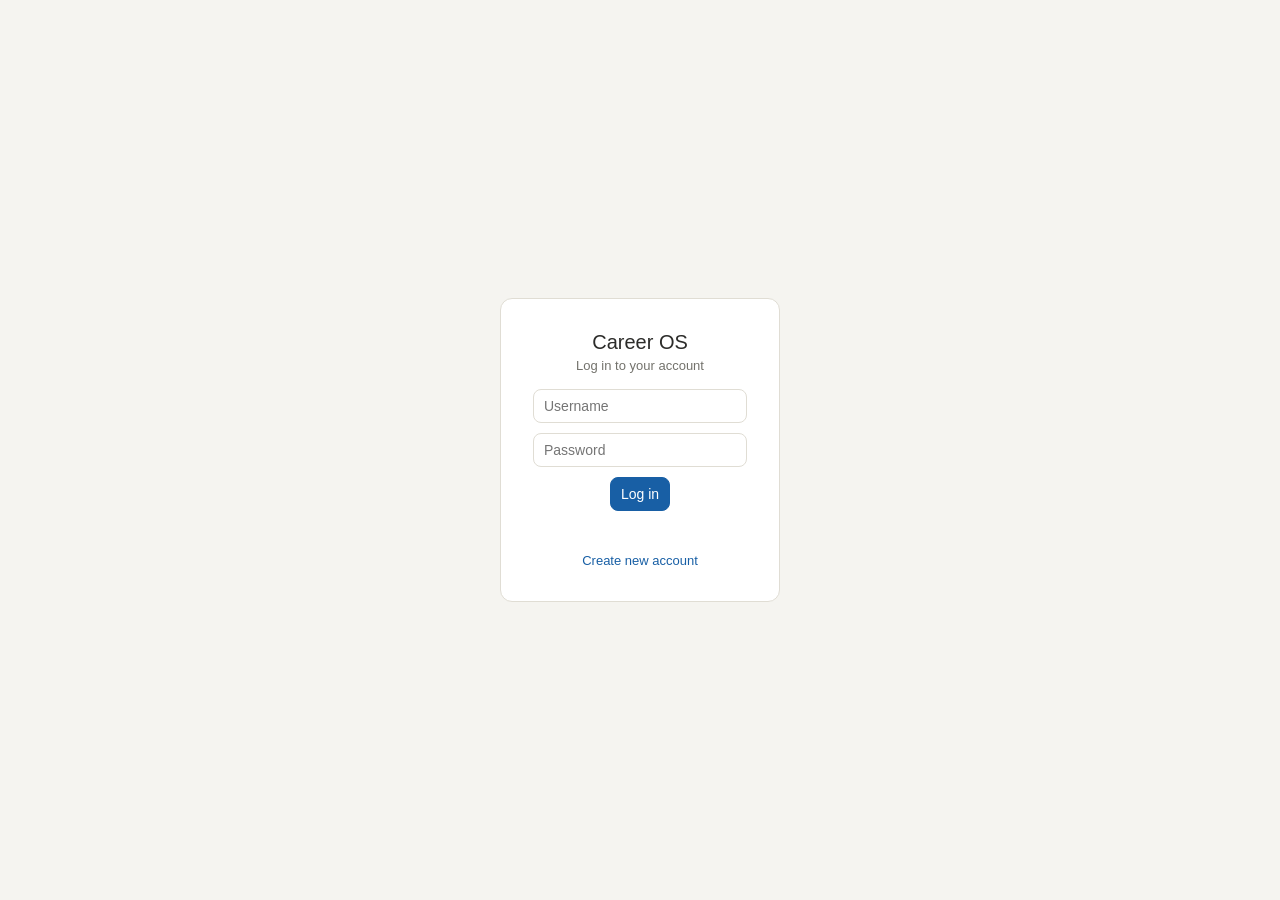
<file: career-os/static/index.html>
<!DOCTYPE html>
<html lang="en">
<head>
<meta charset="UTF-8" />
<meta name="viewport" content="width=device-width, initial-scale=1.0" />
<title>Career OS</title>
<link rel="stylesheet" href="style.css" />
</head>
<body>

<div id="app">

  <!-- Screen: Login -->
  <section id="screen-login" class="screen active">
    <div class="auth-card">
      <h1>Career OS</h1>
      <p class="muted">Log in to your account</p>
      <input id="login-username" type="text" placeholder="Username" />
      <input id="login-password" type="password" placeholder="Password" />
      <button id="login-btn" class="primary">Log in</button>
      <p id="login-error" class="error"></p>
      <a href="#" id="show-create">Create new account</a>
    </div>

    <div class="auth-card hidden" id="create-card">
      <h2>Create account</h2>
      <input id="create-username" type="text" placeholder="Username" />
      <input id="create-password" type="password" placeholder="Password" />
      <button id="create-btn" class="primary">Create account</button>
      <p id="create-error" class="error"></p>
      <a href="#" id="show-login">Back to log in</a>
    </div>
  </section>

  <!-- Main shell (shown after login) -->
  <section id="screen-main" class="screen">
    <nav class="sidebar">
      <p class="brand">Career OS</p>
      <p class="user-label" id="user-label"></p>
      <a href="#" data-view="profile" class="nav-item active">Profile</a>
      <a href="#" data-view="jobfeed" class="nav-item">Job feed</a>
      <a href="#" data-view="board" class="nav-item">Ranked board</a>
      <a href="#" data-view="cv" class="nav-item">CV workspace</a>
      <a href="#" data-view="apply" class="nav-item">Application queue</a>
      <a href="#" data-view="inbox" class="nav-item">Inbox &amp; folders</a>
      <a href="#" id="logout-btn" class="nav-item logout">Log out</a>
    </nav>

    <main class="content">

      <!-- View: Profile -->
      <div id="view-profile" class="view active">
        <h2>Set up profile</h2>
        <p class="muted">One-time onboarding, editable any time.</p>

        <div class="field-group">
          <label>CV versions</label>
          <input type="file" id="cv-files" multiple />
          <button id="cv-upload-btn">Upload files</button>
          <p class="hint">Select multiple files at once.</p>
          <ul id="cv-list" class="file-list"></ul>
        </div>

        <div class="field-group">
          <label>LinkedIn profile</label>
          <input type="file" id="linkedin-file" accept=".zip" />
          <button id="linkedin-upload-btn">Upload export</button>
          <p class="hint">Data export .zip, or paste your public profile URL below.</p>
          <input type="text" id="linkedin-url" placeholder="linkedin.com/in/yourname" />
          <p id="linkedin-status" class="hint"></p>
        </div>

        <div class="row-field">
          <label>Portfolio / GitHub link</label>
          <input type="text" id="portfolio" placeholder="github.com/yourname" />
        </div>
        <div class="row-field">
          <label>Work authorization</label>
          <select id="work-auth">
            <option value="citizen">Citizen</option>
            <option value="visa">Visa required</option>
            <option value="pr">PR / green card</option>
          </select>
        </div>

        <h3>Preferences</h3>
        <div class="row-field">
          <label>Current salary</label>
          <input type="text" id="salary-current" placeholder="e.g. 28 LPA" />
        </div>
        <div class="row-field">
          <label>Expected salary</label>
          <input type="text" id="salary-expected" placeholder="e.g. 40 LPA" />
        </div>
        <div class="row-field">
          <label>Willing to relocate</label>
          <select id="relocate">
            <option value="yes">Yes</option>
            <option value="no">No</option>
            <option value="some">Select cities</option>
          </select>
        </div>
        <div class="row-field">
          <label>Notice period</label>
          <input type="text" id="notice-period" placeholder="e.g. 60 days" />
        </div>

        <h3>Guardrails</h3>
        <p class="hint">Instructions the CV tailor agent must always follow. Shown at the top of the CV workspace.</p>
        <textarea id="guardrails" rows="3" placeholder="e.g. never remove certifications, keep summary under 3 lines"></textarea>

        <div class="actions">
          <button id="save-profile-btn" class="primary">Save profile</button>
          <span id="save-status" class="hint"></span>
        </div>

        <h3>Guidance <span class="hint">from Agent 1</span></h3>
        <div id="guidance-panel" class="field-group">
          <p class="hint">No guidance yet. Run the agent1-profile-guidance skill in Claude Code after uploading your CVs.</p>
        </div>
      </div>

      <!-- Placeholder views for later phases -->
      <div id="view-jobfeed" class="view">
        <h2>Job feed</h2>
        <p class="muted">Raw, unranked candidates from search agents.</p>
        <ul id="job-list" class="file-list"></ul>
      </div>
      <div id="view-board" class="view">
        <div style="display:flex;justify-content:space-between;align-items:center">
          <h2>Ranked board</h2>
          <button id="open-add-job">Add job</button>
        </div>
        <p class="muted">Scored and deduped by Agent 6.</p>
        <div id="board-columns" class="board-grid"></div>
      </div>
      <div id="view-cv" class="view">
        <h2>CV workspace</h2>
        <label class="hint">Job</label>
        <select id="cv-job-select" style="width:100%;margin-bottom:12px"></select>
        <div id="cv-workspace-body"></div>
      </div>
      <div id="view-apply" class="view">
        <h2>Application queue</h2>
        <p class="muted">Prepared by Agent 8. Submit is always on you.</p>
        <div id="apply-list"></div>
      </div>
      <div id="view-inbox" class="view">
        <h2>Inbox &amp; folders</h2>
        <p class="muted">Drop platform exports here for Agents 2-4 to parse.</p>
        <div id="inbox-status"></div>
      </div>

    </main>
  </section>

  <div id="add-job-modal" class="modal-backdrop hidden">
    <div class="modal-card">
      <p style="font-weight:500;font-size:15px;margin:0 0 12px">Add job manually</p>
      <div id="add-job-url-step">
        <label class="hint">Job posting link</label>
        <input type="text" id="manual-url" placeholder="https://company.com/careers/123" />
        <div class="actions">
          <button id="cancel-add-job">Cancel</button>
          <button id="fetch-job-btn" class="primary">Fetch job</button>
        </div>
      </div>
      <div id="add-job-jd-step" class="hidden">
        <p id="fetch-error" class="error"></p>
        <label class="hint">Job description</label>
        <textarea id="manual-jd" rows="5" placeholder="Paste the full job description here"></textarea>
        <div class="actions">
          <button id="cancel-add-job-2">Cancel</button>
          <button id="submit-jd-btn" class="primary">Add to board</button>
        </div>
      </div>
      <p id="add-job-status" class="hint"></p>
    </div>
  </div>

</div>

<script src="app.js"></script>
</body>
</html>
</file>
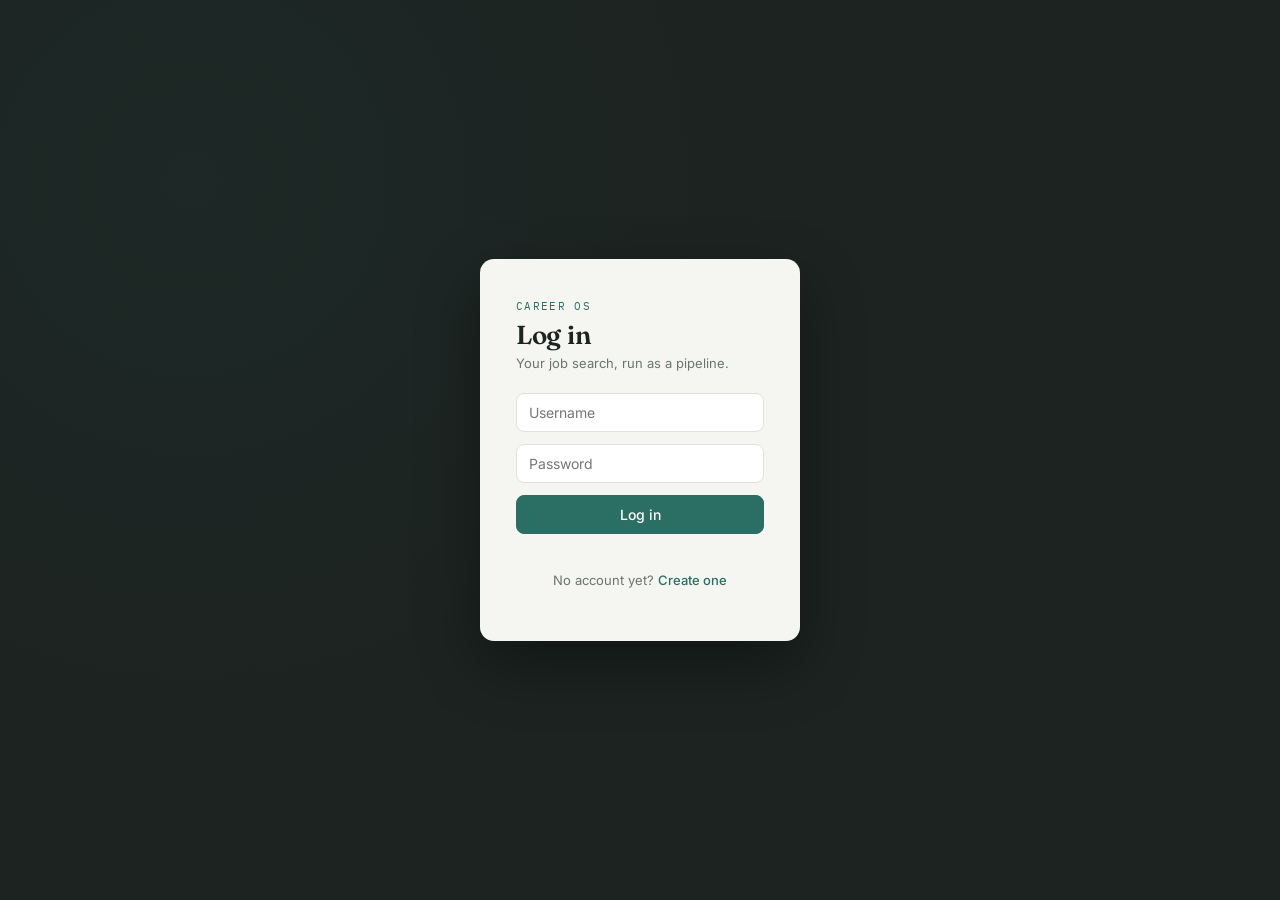
<file: career-os-redesigned/career-os/static/index.html>
<!DOCTYPE html>
<html lang="en">
<head>
<meta charset="UTF-8" />
<meta name="viewport" content="width=device-width, initial-scale=1.0" />
<title>Career OS</title>
<link rel="preconnect" href="https://fonts.googleapis.com">
<link href="https://fonts.googleapis.com/css2?family=Fraunces:wght@500;600&family=Inter:wght@400;500;600&family=IBM+Plex+Mono:wght@400;500&display=swap" rel="stylesheet">
<link rel="stylesheet" href="style.css" />
</head>
<body>

<div id="app">

  <!-- Screen: Login (separate page) -->
  <section id="screen-login" class="screen active auth-screen">
    <div class="auth-card">
      <p class="auth-eyebrow">Career OS</p>
      <h1>Log in</h1>
      <p class="muted">Your job search, run as a pipeline.</p>
      <input id="login-username" type="text" placeholder="Username" />
      <input id="login-password" type="password" placeholder="Password" />
      <button id="login-btn" class="primary" style="width:100%">Log in</button>
      <p id="login-error" class="error"></p>
      <p class="auth-footer">No account yet? <a href="#" id="go-to-register">Create one</a></p>
    </div>
  </section>

  <!-- Screen: Register (separate page) -->
  <section id="screen-register" class="screen auth-screen">
    <div class="auth-card">
      <p class="auth-eyebrow">Career OS</p>
      <h1>Create account</h1>
      <p class="muted">Local only &mdash; supports 2 or more accounts.</p>
      <input id="create-username" type="text" placeholder="Username" />
      <input id="create-password" type="password" placeholder="Password" />
      <button id="create-btn" class="primary" style="width:100%">Create account</button>
      <p id="create-error" class="error"></p>
      <p class="auth-footer">Already have one? <a href="#" id="go-to-login">Log in</a></p>
    </div>
  </section>

  <!-- Main shell (shown after login) -->
  <section id="screen-main" class="screen">
    <nav class="sidebar">
      <p class="brand">Career OS</p>
      <p class="user-label mono" id="user-label"></p>
      <a href="#" data-view="dashboard" class="nav-item active">Dashboard</a>
      <a href="#" data-view="profile" class="nav-item">Profile</a>
      <a href="#" data-view="jobfeed" class="nav-item">Job feed</a>
      <a href="#" data-view="board" class="nav-item">Ranked board</a>
      <a href="#" data-view="cv" class="nav-item">CV workspace</a>
      <a href="#" data-view="apply" class="nav-item">Application queue</a>
      <a href="#" data-view="inbox" class="nav-item">Inbox &amp; folders</a>
      <a href="#" id="logout-btn" class="nav-item logout">Log out</a>
    </nav>

    <main class="content">

      <!-- View: Dashboard (landing page after login) -->
      <div id="view-dashboard" class="view active">
        <h2>Dashboard</h2>
        <p class="muted">Where things stand right now.</p>
        <div class="stat-grid" id="dashboard-stats"></div>
        <h3>Jump to</h3>
        <div class="tile-grid">
          <a href="#" class="shortcut-tile" data-view="profile">Profile<p class="hint">CVs, preferences, guardrails</p></a>
          <a href="#" class="shortcut-tile" data-view="jobfeed">Job feed<p class="hint">Raw search results</p></a>
          <a href="#" class="shortcut-tile" data-view="board">Ranked board<p class="hint">Scored and tracked</p></a>
          <a href="#" class="shortcut-tile" data-view="cv">CV workspace<p class="hint">Tailor and approve</p></a>
          <a href="#" class="shortcut-tile" data-view="apply">Application queue<p class="hint">Review before you submit</p></a>
          <a href="#" class="shortcut-tile" data-view="inbox">Inbox &amp; folders<p class="hint">Drop exports here</p></a>
        </div>
      </div>

      <!-- View: Profile -->
      <div id="view-profile" class="view">
        <h2>Set up profile</h2>
        <p class="muted">One-time onboarding, editable any time.</p>

        <div class="field-group">
          <label>CV versions</label>
          <input type="file" id="cv-files" multiple />
          <button id="cv-upload-btn">Upload files</button>
          <p class="hint">Select multiple files at once.</p>
          <ul id="cv-list" class="file-list"></ul>
        </div>

        <div class="field-group">
          <label>LinkedIn profile</label>
          <input type="file" id="linkedin-file" accept=".zip" />
          <button id="linkedin-upload-btn">Upload export</button>
          <p class="hint">Data export .zip, or paste your public profile URL below.</p>
          <input type="text" id="linkedin-url" placeholder="linkedin.com/in/yourname" />
          <p id="linkedin-status" class="hint"></p>
        </div>

        <div class="row-field">
          <label>Portfolio / GitHub link</label>
          <input type="text" id="portfolio" placeholder="github.com/yourname" />
        </div>
        <div class="row-field">
          <label>Work authorization</label>
          <select id="work-auth">
            <option value="citizen">Citizen</option>
            <option value="visa">Visa required</option>
            <option value="pr">PR / green card</option>
          </select>
        </div>

        <h3>Preferences</h3>
        <div class="row-field">
          <label>Current salary</label>
          <input type="text" id="salary-current" placeholder="e.g. 28 LPA" />
        </div>
        <div class="row-field">
          <label>Expected salary</label>
          <input type="text" id="salary-expected" placeholder="e.g. 40 LPA" />
        </div>
        <div class="row-field">
          <label>Willing to relocate</label>
          <select id="relocate">
            <option value="yes">Yes</option>
            <option value="no">No</option>
            <option value="some">Select cities</option>
          </select>
        </div>
        <div class="row-field">
          <label>Notice period</label>
          <input type="text" id="notice-period" placeholder="e.g. 60 days" />
        </div>

        <h3>Guardrails</h3>
        <p class="hint">Instructions the CV tailor agent must always follow. Shown at the top of the CV workspace.</p>
        <textarea id="guardrails" rows="3" placeholder="e.g. never remove certifications, keep summary under 3 lines"></textarea>

        <div class="actions">
          <button id="save-profile-btn" class="primary">Save profile</button>
          <span id="save-status" class="hint"></span>
        </div>

        <h3>Guidance <span class="hint">from Agent 1</span></h3>
        <div id="guidance-panel" class="field-group">
          <p class="hint">No guidance yet. Run the agent1-profile-guidance skill in Claude Code after uploading your CVs.</p>
        </div>
      </div>

      <!-- View: Job feed -->
      <div id="view-jobfeed" class="view">
        <div style="display:flex;justify-content:space-between;align-items:center">
          <h2>Job feed</h2>
          <button id="run-agent5-btn" class="primary">Run web search agent</button>
        </div>
        <p class="muted">Raw, unranked candidates from search agents.</p>
        <p id="agent5-run-status" class="hint"></p>
        <ul id="job-list" class="file-list"></ul>
      </div>

      <div id="view-board" class="view">
        <div style="display:flex;justify-content:space-between;align-items:center">
          <h2>Ranked board</h2>
          <button id="open-add-job">Add job</button>
        </div>
        <p class="muted">Scored and deduped by Agent 6.</p>
        <div id="board-columns" class="board-grid"></div>
      </div>
      <div id="view-cv" class="view">
        <h2>CV workspace</h2>
        <label class="hint">Job</label>
        <select id="cv-job-select" style="width:100%;margin-bottom:12px"></select>
        <div id="cv-workspace-body"></div>
      </div>
      <div id="view-apply" class="view">
        <h2>Application queue</h2>
        <p class="muted">Prepared by Agent 8. Submit is always on you.</p>
        <div id="apply-list"></div>
      </div>
      <div id="view-inbox" class="view">
        <h2>Inbox &amp; folders</h2>
        <p class="muted">Drop platform exports here for Agents 2-4 to parse.</p>
        <div id="inbox-status"></div>
      </div>

    </main>
  </section>

  <div id="add-job-modal" class="modal-backdrop hidden">
    <div class="modal-card">
      <p style="font-weight:500;font-size:15px;margin:0 0 12px">Add job manually</p>
      <div id="add-job-url-step">
        <label class="hint">Job posting link</label>
        <input type="text" id="manual-url" placeholder="https://company.com/careers/123" />
        <div class="actions">
          <button id="cancel-add-job">Cancel</button>
          <button id="fetch-job-btn" class="primary">Fetch job</button>
        </div>
      </div>
      <div id="add-job-jd-step" class="hidden">
        <p id="fetch-error" class="error"></p>
        <label class="hint">Job description</label>
        <textarea id="manual-jd" rows="5" placeholder="Paste the full job description here"></textarea>
        <div class="actions">
          <button id="cancel-add-job-2">Cancel</button>
          <button id="submit-jd-btn" class="primary">Add to board</button>
        </div>
      </div>
      <p id="add-job-status" class="hint"></p>
    </div>
  </div>

</div>

<script src="app.js"></script>
</body>
</html>
</file>
<file: career-os/static/style.css>
:root {
  --bg: #f5f4f0;
  --surface: #ffffff;
  --border: #e0ddd4;
  --text: #2c2c2a;
  --text-muted: #73726c;
  --accent: #185fa5;
  --accent-bg: #e6f1fb;
  --danger: #a32d2d;
  --radius: 8px;
}

* { box-sizing: border-box; }

body {
  margin: 0;
  font-family: -apple-system, "Segoe UI", sans-serif;
  background: var(--bg);
  color: var(--text);
}

.screen { display: none; }
.screen.active { display: block; }
.hidden { display: none !important; }

/* Login */
#screen-login {
  min-height: 100vh;
  display: flex;
  align-items: center;
  justify-content: center;
  gap: 24px;
  flex-wrap: wrap;
}
.auth-card {
  background: var(--surface);
  border: 0.5px solid var(--border);
  border-radius: 12px;
  padding: 2rem;
  width: 280px;
  text-align: center;
}
.auth-card h1 { font-size: 20px; font-weight: 500; margin: 0 0 4px; }
.auth-card h2 { font-size: 17px; font-weight: 500; margin: 0 0 12px; }
.muted { color: var(--text-muted); font-size: 13px; margin: 0 0 16px; }
.auth-card input { width: 100%; margin-bottom: 10px; }
.error { color: var(--danger); font-size: 12px; min-height: 16px; }

input, select, textarea, button {
  font-family: inherit;
  font-size: 14px;
  padding: 8px 10px;
  border: 0.5px solid var(--border);
  border-radius: var(--radius);
  background: var(--surface);
  color: var(--text);
}
button {
  cursor: pointer;
  background: var(--surface);
}
button:hover { background: var(--bg); }
button.primary {
  background: var(--accent);
  color: #fff;
  border-color: var(--accent);
}
button.primary:hover { opacity: 0.9; }
a { color: var(--accent); font-size: 13px; text-decoration: none; }

/* Main shell */
#screen-main.active { display: flex; min-height: 100vh; }
.sidebar {
  width: 200px;
  background: var(--surface);
  border-right: 0.5px solid var(--border);
  padding: 1.25rem 1rem;
  display: flex;
  flex-direction: column;
  gap: 4px;
}
.sidebar .brand { font-weight: 500; margin: 0 0 2px; }
.sidebar .user-label { font-size: 12px; color: var(--text-muted); margin: 0 0 16px; }
.nav-item {
  display: block;
  padding: 8px 10px;
  border-radius: var(--radius);
  color: var(--text);
  font-size: 14px;
}
.nav-item:hover { background: var(--bg); }
.nav-item.active { background: var(--accent-bg); color: var(--accent); }
.nav-item.logout { margin-top: auto; color: var(--danger); }

.content { flex: 1; padding: 2rem; max-width: 640px; }
.view { display: none; }
.view.active { display: block; }
.content h2 { font-size: 18px; font-weight: 500; margin: 0 0 4px; }
.content h3 { font-size: 15px; font-weight: 500; margin: 20px 0 6px; }

.field-group {
  border: 0.5px solid var(--border);
  border-radius: var(--radius);
  padding: 12px;
  margin-bottom: 12px;
}
.field-group label { display: block; font-size: 13px; font-weight: 500; margin-bottom: 6px; }
.field-group input[type=text] { width: 100%; margin-top: 8px; }
.hint { font-size: 12px; color: var(--text-muted); margin: 4px 0; }
.file-list { list-style: none; padding: 0; margin: 8px 0 0; font-size: 13px; }
.file-list li { padding: 6px 0; border-bottom: 0.5px solid var(--border); }
.file-list li:last-child { border-bottom: none; }
.tag { font-size: 11px; padding: 2px 6px; border-radius: 6px; display: inline-block; }

.row-field {
  display: flex;
  justify-content: space-between;
  align-items: center;
  padding: 6px 0;
  border-bottom: 0.5px solid var(--border);
}
.row-field label { font-size: 13px; }
.row-field input, .row-field select { width: 160px; }

textarea { width: 100%; resize: vertical; }

.actions { margin-top: 16px; display: flex; align-items: center; gap: 10px; }

.board-grid {
  display: grid;
  grid-template-columns: repeat(auto-fit, minmax(150px, 1fr));
  gap: 12px;
  margin-top: 12px;
}
.board-col h4 { font-size: 12px; color: var(--text-muted); margin: 0 0 8px; text-transform: uppercase; letter-spacing: 0.02em; }
.board-card {
  background: var(--surface);
  border: 0.5px solid var(--border);
  border-radius: var(--radius);
  padding: 8px 10px;
  margin-bottom: 8px;
  font-size: 13px;
}
.board-card .job-title { font-weight: 500; display: block; }

.modal-backdrop {
  position: fixed;
  inset: 0;
  background: rgba(0,0,0,0.45);
  display: flex;
  align-items: center;
  justify-content: center;
  z-index: 10;
}
.modal-card {
  background: var(--surface);
  border-radius: 12px;
  padding: 1.25rem;
  width: 340px;
}
.modal-card input, .modal-card textarea { width: 100%; margin: 6px 0 4px; }
</file>
<file: career-os-redesigned/career-os/static/style.css>
:root {
  --ink: #1C2321;
  --paper: #F5F6F2;
  --surface: #FFFFFF;
  --line: #DFE3DE;
  --text-muted: #6B756E;
  --signal: #2B6E63;
  --signal-soft: #E4EFEC;
  --danger: #A23B2E;
  --danger-soft: #F7E9E7;
  --radius: 8px;
}

* { box-sizing: border-box; }

body {
  margin: 0;
  font-family: 'Inter', -apple-system, "Segoe UI", sans-serif;
  background: var(--paper);
  color: var(--ink);
}

h1, h2, h3 { font-family: 'Fraunces', Georgia, serif; }

.mono {
  font-family: 'IBM Plex Mono', 'Courier New', monospace;
  font-variant-numeric: tabular-nums;
}

.screen { display: none; }
.screen.active { display: block; }
.screen.auth-screen.active { display: flex; }
.hidden { display: none !important; }

/* --- Auth screens (login / register), separate full pages --- */
.auth-screen {
  min-height: 100vh;
  align-items: center;
  justify-content: center;
  background:
    radial-gradient(circle at 15% 20%, rgba(43,110,99,0.08), transparent 40%),
    var(--ink);
}
.auth-card {
  background: var(--paper);
  border-radius: 14px;
  padding: 2.5rem 2.25rem;
  width: 320px;
  box-shadow: 0 24px 60px rgba(0,0,0,0.35);
}
.auth-eyebrow {
  font-family: 'IBM Plex Mono', monospace;
  font-size: 11px;
  letter-spacing: 0.12em;
  text-transform: uppercase;
  color: var(--signal);
  margin: 0 0 6px;
}
.auth-card h1 { font-size: 26px; font-weight: 600; margin: 0 0 4px; letter-spacing: -0.01em; }
.auth-card p.muted { color: var(--text-muted); font-size: 13px; margin: 0 0 22px; }
.auth-card input { width: 100%; margin-bottom: 12px; }
.error { color: var(--danger); font-size: 12px; min-height: 16px; margin: 4px 0 0; }
.auth-footer { margin-top: 18px; font-size: 13px; text-align: center; color: var(--text-muted); }
.auth-footer a { color: var(--signal); font-weight: 500; }

input, select, textarea, button {
  font-family: inherit;
  font-size: 14px;
  padding: 10px 12px;
  border: 1px solid var(--line);
  border-radius: var(--radius);
  background: var(--surface);
  color: var(--ink);
}
input:focus, select:focus, textarea:focus, button:focus-visible {
  outline: 2px solid var(--signal);
  outline-offset: 1px;
  border-color: var(--signal);
}
button {
  cursor: pointer;
  background: var(--surface);
  font-weight: 500;
  transition: background 0.15s ease;
}
button:hover { background: #EFF1EC; }
button:disabled { opacity: 0.5; cursor: default; }
button.primary {
  background: var(--signal);
  color: #fff;
  border-color: var(--signal);
}
button.primary:hover { background: #245c53; }
a { color: var(--signal); font-size: 13px; text-decoration: none; }
a:hover { text-decoration: underline; }

/* --- Main app shell --- */
#screen-main.active { display: flex; min-height: 100vh; }
.sidebar {
  width: 216px;
  background: var(--ink);
  padding: 1.5rem 1.1rem;
  display: flex;
  flex-direction: column;
  gap: 3px;
}
.sidebar .brand {
  font-family: 'Fraunces', serif;
  color: #fff;
  font-weight: 600;
  font-size: 17px;
  margin: 0 0 2px;
}
.sidebar .user-label {
  font-family: 'IBM Plex Mono', monospace;
  font-size: 11px;
  color: rgba(255,255,255,0.45);
  margin: 0 0 20px;
}
.nav-item {
  display: block;
  padding: 9px 11px;
  border-radius: var(--radius);
  color: rgba(255,255,255,0.75);
  font-size: 14px;
}
.nav-item:hover { background: rgba(255,255,255,0.08); text-decoration: none; }
.nav-item.active { background: var(--signal); color: #fff; }
.nav-item.logout { margin-top: auto; color: #E7A69C; }

.content { flex: 1; padding: 2.25rem 2.5rem; max-width: 720px; }
.view { display: none; }
.view.active { display: block; }
.content h2 { font-size: 21px; font-weight: 600; margin: 0 0 4px; letter-spacing: -0.01em; }
.content h3 { font-size: 15px; font-weight: 600; margin: 22px 0 8px; }
.muted { color: var(--text-muted); font-size: 13px; margin: 0 0 16px; }

/* --- Landing dashboard --- */
.stat-grid {
  display: grid;
  grid-template-columns: repeat(auto-fit, minmax(120px, 1fr));
  gap: 12px;
  margin: 16px 0 28px;
}
.stat-tile {
  background: var(--surface);
  border: 1px solid var(--line);
  border-radius: 10px;
  padding: 14px 16px;
}
.stat-tile .stat-num {
  font-family: 'IBM Plex Mono', monospace;
  font-size: 26px;
  font-weight: 500;
  color: var(--signal);
  display: block;
}
.stat-tile .stat-label {
  font-size: 12px;
  color: var(--text-muted);
  margin-top: 2px;
}
.tile-grid {
  display: grid;
  grid-template-columns: repeat(auto-fit, minmax(150px, 1fr));
  gap: 12px;
}
.shortcut-tile {
  display: block;
  background: var(--surface);
  border: 1px solid var(--line);
  border-radius: 10px;
  padding: 16px;
  color: var(--ink);
  font-weight: 500;
  font-size: 14px;
}
.shortcut-tile:hover { border-color: var(--signal); text-decoration: none; }
.shortcut-tile .hint { margin: 4px 0 0; }

.field-group {
  border: 1px solid var(--line);
  border-radius: var(--radius);
  padding: 14px;
  margin-bottom: 12px;
  background: var(--surface);
}
.field-group label { display: block; font-size: 13px; font-weight: 500; margin-bottom: 6px; }
.field-group input[type=text] { width: 100%; margin-top: 8px; }
.hint { font-size: 12px; color: var(--text-muted); margin: 4px 0; }
.file-list { list-style: none; padding: 0; margin: 8px 0 0; font-size: 13px; }
.file-list li { padding: 6px 0; border-bottom: 1px solid var(--line); }
.file-list li:last-child { border-bottom: none; }
.tag { font-size: 11px; padding: 2px 7px; border-radius: 6px; display: inline-block; font-weight: 500; }

.row-field {
  display: flex;
  justify-content: space-between;
  align-items: center;
  padding: 7px 0;
  border-bottom: 1px solid var(--line);
}
.row-field label { font-size: 13px; }
.row-field input, .row-field select { width: 160px; }

textarea { width: 100%; resize: vertical; }

.actions { margin-top: 16px; display: flex; align-items: center; gap: 10px; flex-wrap: wrap; }

.board-grid {
  display: grid;
  grid-template-columns: repeat(auto-fit, minmax(150px, 1fr));
  gap: 12px;
  margin-top: 12px;
}
.board-col h4 {
  font-family: 'IBM Plex Mono', monospace;
  font-size: 11px;
  color: var(--text-muted);
  margin: 0 0 8px;
  text-transform: uppercase;
  letter-spacing: 0.06em;
}
.board-card {
  background: var(--surface);
  border: 1px solid var(--line);
  border-radius: var(--radius);
  padding: 9px 11px;
  margin-bottom: 8px;
  font-size: 13px;
}
.board-card .job-title { font-weight: 500; display: block; }

.modal-backdrop {
  position: fixed;
  inset: 0;
  background: rgba(28,35,33,0.55);
  display: flex;
  align-items: center;
  justify-content: center;
  z-index: 10;
}
.modal-card {
  background: var(--paper);
  border-radius: 12px;
  padding: 1.4rem;
  width: 340px;
}
.modal-card input, .modal-card textarea { width: 100%; margin: 6px 0 4px; }
</file>
